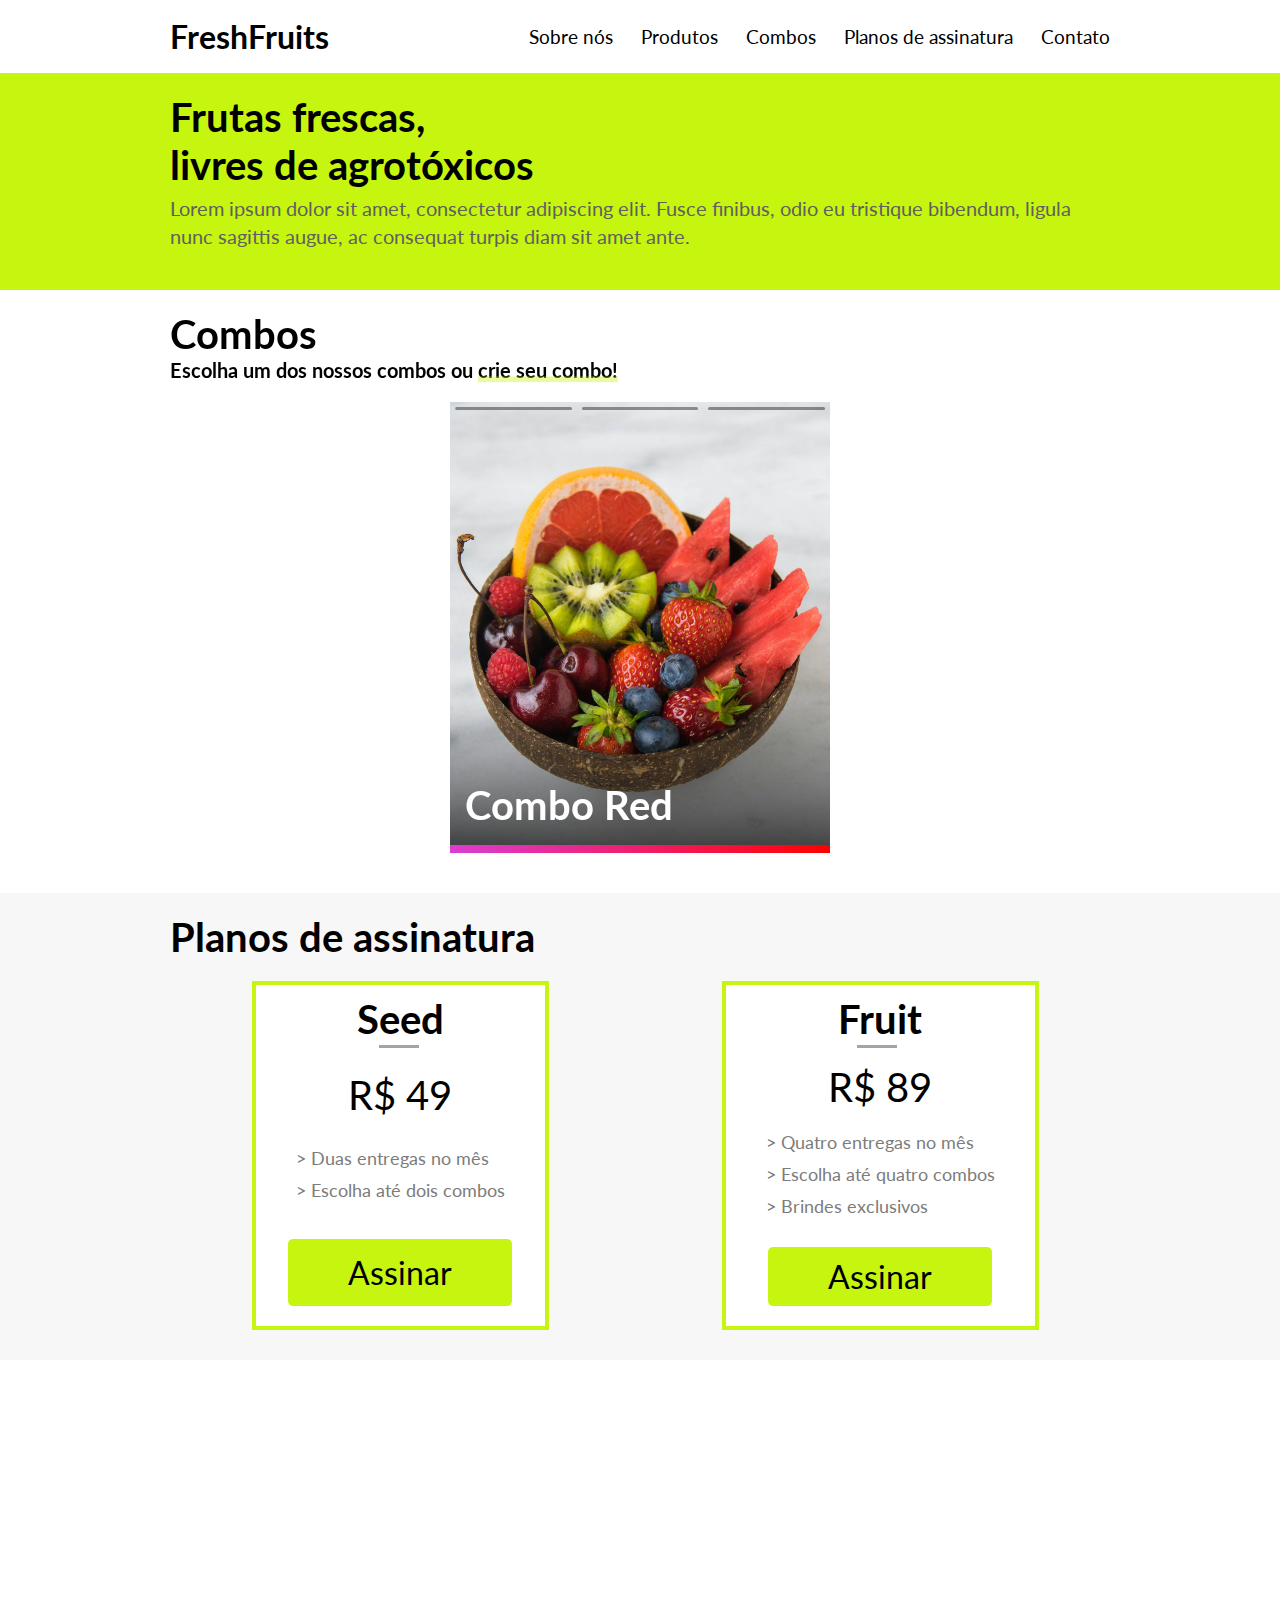
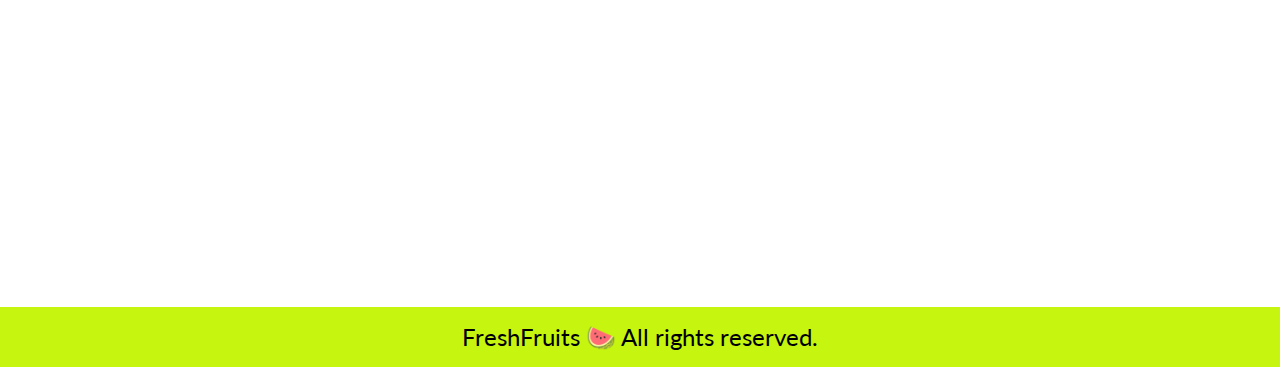
<file: index.html>
<!DOCTYPE html>
<html lang="pt-br">

<head>
  <title>FreshFruits</title>
  <meta charset="UTF-8">
  <meta name="viewport" content="width=device-width, initial-scale=1.0, shrink-to-fit=no">
  <link rel="preconnect" href="https://fonts.googleapis.com">
  <link rel="preconnect" href="https://fonts.gstatic.com" crossorigin>
  <link href="https://fonts.googleapis.com/css2?family=Lato:wght@300;400;700&display=swap" rel="stylesheet">
  <link rel="stylesheet" href="css/reset.css">
  <link rel="stylesheet" href="css/style.css">
</head>

<body>
  <header class="menu-bg">
    <div class="menu container">
      <div class="menu-logo">
        <a href="index.html">FreshFruits</a>
      </div>
      <nav class="menu-nav">
        <button aria-label="Abrir menu" id="btn-mobile" aria-haspopup="true" aria-controls="menu" aria-expanded="false">
          <span id="hamburguer"></span>
        </button>
        <ul id="nav-list" role="menu">
          <li><a href="#sobre">Sobre nós</a></li>
          <li><a href="produtos.html">Produtos</a></li>
          <li><a href="#combos">Combos</a></li>
          <li><a href="#assinaturas">Planos de assinatura</a></li>
          <li><a href="#contato">Contato</a></li>
        </ul>
      </nav>
    </div>
  </header>

  <main>
    <section class="sobre-bg" data-anime>
      <div class="sobre container" id="sobre">
        <div class="sobre-info">
          <h1>Frutas frescas,<br /> livres de agrotóxicos</h1>
          <p>
            Lorem ipsum dolor sit amet, consectetur adipiscing elit. Fusce finibus, odio eu tristique bibendum, ligula nunc sagittis augue, ac consequat turpis diam sit amet ante.
          </p>
        </div>
      </div>
    </section>

    <section class="combos container" id="combos" data-anime>
      <h1>Combos</h1>
      <p>Escolha um dos nossos combos ou <button class="btn-combo">crie seu combo!</button></p>
      <div data-slide="slide" class="slide">
        <div class="slide-items">
          <div class="combos-item red">
            <img src="img/combo1.jpg" alt="Img 1">
            <h2>Combo Red</h2>
          </div>

          <div class="combos-item orange">
            <img src="img/combo2.jpg" alt="Img 2">
            <h2>Combo Orange</h2>
          </div>

          <div class="combos-item purple">
            <img src="img/combo3.jpg" alt="Img 3">
            <h2>Combo Purple</h2>
          </div>
        </div>
        <nav class="slide-nav">
          <div class="slide-position"></div>
          <button class="slide-prev">Anterior</button>
          <button class="slide-next">Próximo</button>
        </nav>
      </div>
    </section>

    <section class="assinaturas" id="assinaturas" data-anime>
      <div class="container">
        <h1>Planos de assinatura</h1>
        <div class="assinaturas-container">
          <div class="assinatura-valor">
            <h2>Seed</h2>
            <span>R$ 49</span>
            <ul>
              <li>> Duas entregas no mês</li>
              <li>> Escolha até dois combos</li>
            </ul>
            <button>Assinar</button>
          </div>

          <div class="assinatura-valor">
            <h2>Fruit</h2>
            <span>R$ 89</span>
            <ul>
              <li>> Quatro entregas no mês</li>
              <li>> Escolha até quatro combos</li>
              <li>> Brindes exclusivos</li>
            </ul>
            <button>Assinar</button>
          </div>
        </div>
      </div>
    </section>

    <section class="contato container" id="contato" data-anime>
      <div>
        <h1>Dúvidas?</h1>
        <span>Entre em contato</span>
      </div>
      <form class="contato-form">
        <input type="text" placeholder="Seu nome">
        <input type="email" placeholder="Seu e-mail">
        <textarea placeholder="Escreva aqui..." cols="30" rows="5"></textarea>
        <button>Enviar</button>
      </form>
    </section>
  </main>
  <footer class="footer">
    <p>FreshFruits 🍉 All rights reserved.</p>
  </footer>

  </div>

  <script type="module" src="js/script.js"></script>
</body>

</html>
</file>
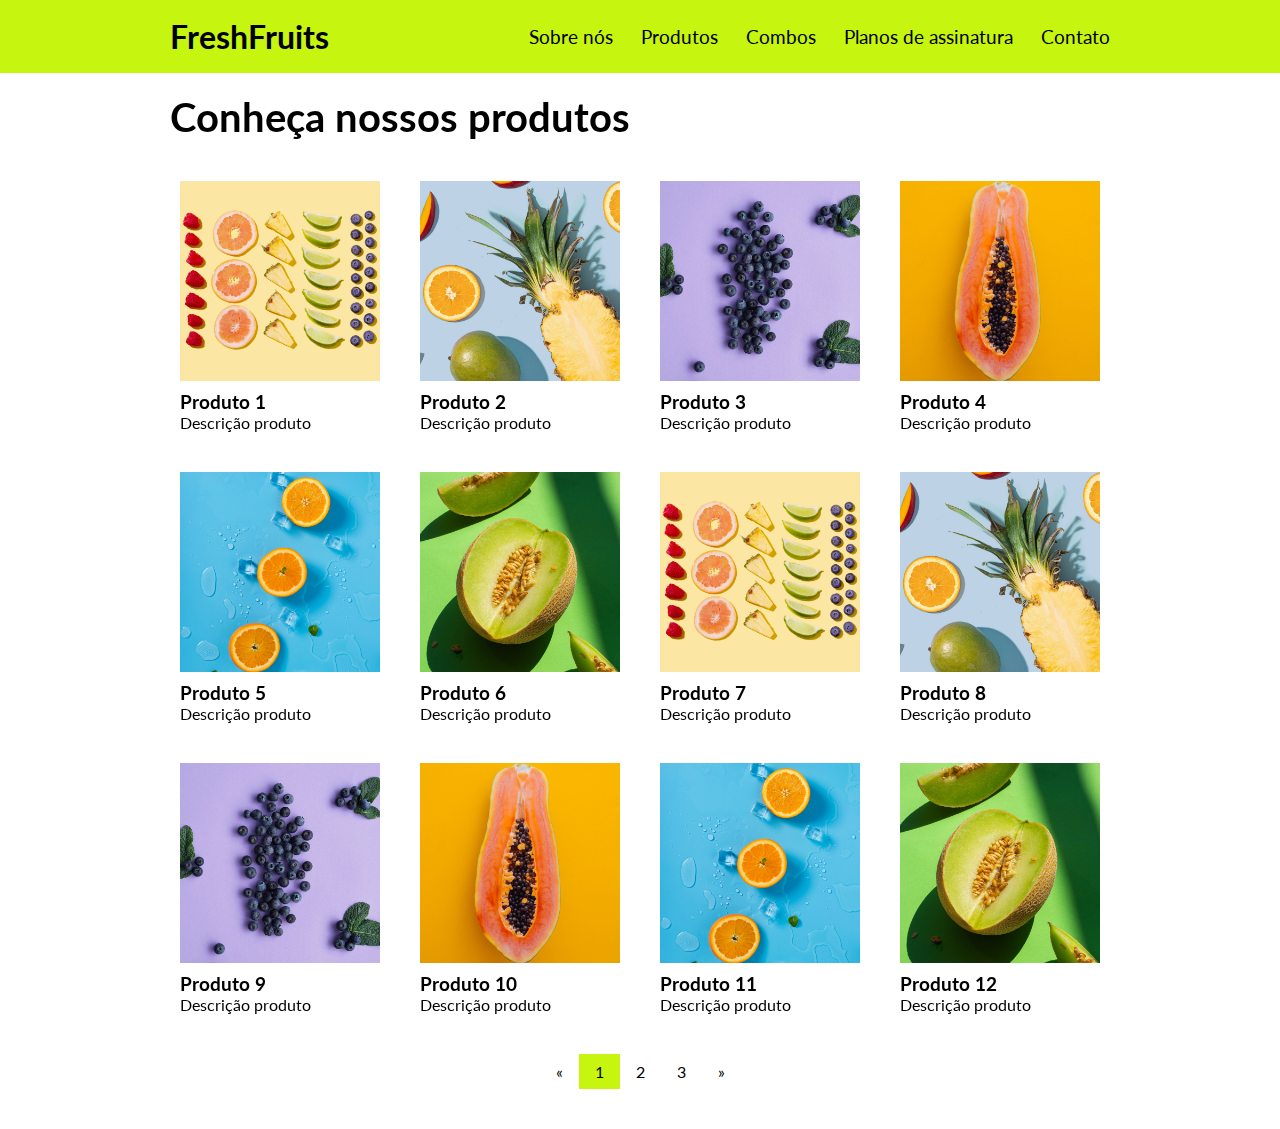
<file: produtos.html>
<html lang="pt-br">

<head>
  <title>FreshFruits - Produtos</title>
  <meta charset="UTF-8">
  <meta name="viewport" content="width=device-width, initial-scale=1.0, shrink-to-fit=no">
  <link rel="preconnect" href="https://fonts.googleapis.com">
  <link rel="preconnect" href="https://fonts.gstatic.com" crossorigin>
  <link href="https://fonts.googleapis.com/css2?family=Lato:wght@300;400;700&display=swap" rel="stylesheet">
  <link rel="stylesheet" href="css/reset.css">
  <link rel="stylesheet" href="css/style.css">
  <link rel="stylesheet" href="css/produtos.css">
</head>

<body>
  <header class="menu-bg">
    <div class="menu container">
      <div class="menu-logo">
        <a href="index.html">FreshFruits</a>
      </div>
      <nav class="menu-nav">
        <button aria-label="Abrir menu" id="btn-mobile" aria-haspopup="true" aria-controls="menu" aria-expanded="false">
          <span id="hamburguer"></span>
        </button>
        <ul id="nav-list" role="menu">
          <li><a href="index.html#sobre">Sobre nós</a></li>
          <li><a href="produtos.html">Produtos</a></li>
          <li><a href="index.html#combos">Combos</a></li>
          <li><a href="index.html#assinaturas">Planos de assinatura</a></li>
          <li><a href="index.html#contato">Contato</a></li>
        </ul>
      </nav>
    </div>
  </header>

  <main class="container">
    <section class="produtos" data-anime="">
      <h1 data-anime>Conheça nossos produtos</h1>

      <div class="produto-item">
        <a href="#">
          <img src="img/produto1.jpg" alt="">
          <h3>Produto 1</h3>
          <span>Descrição produto</span>
        </a>
      </div>

      <div class="produto-item">
        <a href="#">
          <img src="img/produto2.jpg" alt="">
          <h3>Produto 2</h3>
          <span>Descrição produto</span>
        </a>
      </div>

      <div class="produto-item">
        <a href="#">
          <img src="img/produto3.jpg" alt="">
          <h3>Produto 3</h3>
          <span>Descrição produto</span>
        </a>
      </div>

      <div class="produto-item">
        <a href="#">
          <img src="img/produto4.jpg" alt="">
          <h3>Produto 4</h3>
          <span>Descrição produto</span>
        </a>
      </div>

      <div class="produto-item">
        <a href="#">
          <img src="img/produto5.jpg" alt="">
          <h3>Produto 5</h3>
          <span>Descrição produto</span>
        </a>
      </div>

      <div class="produto-item">
        <a href="#">
          <img src="img/produto6.jpg" alt="">
          <h3>Produto 6</h3>
          <span>Descrição produto</span>
        </a>
      </div>

      <div class="produto-item">
        <a href="#">
          <img src="img/produto1.jpg" alt="">
          <h3>Produto 7</h3>
          <span>Descrição produto</span>
        </a>
      </div>

      <div class="produto-item">
        <a href="#">
          <img src="img/produto2.jpg" alt="">
          <h3>Produto 8</h3>
          <span>Descrição produto</span>
        </a>
      </div>

      <div class="produto-item">
        <a href="#">
          <img src="img/produto3.jpg" alt="">
          <h3>Produto 9</h3>
          <span>Descrição produto</span>
        </a>
      </div>

      <div class="produto-item">
        <a href="#">
          <img src="img/produto4.jpg" alt="">
          <h3>Produto 10</h3>
          <span>Descrição produto</span>
        </a>
      </div>

      <div class="produto-item">
        <a href="#">
          <img src="img/produto5.jpg" alt="">
          <h3>Produto 11</h3>
          <span>Descrição produto</span>
        </a>
      </div>

      <div class="produto-item">
        <a href="#">
          <img src="img/produto6.jpg" alt="">
          <h3>Produto 12</h3>
          <span>Descrição produto</span>
        </a>
      </div>

    </section>

    <div class="paginacao">
      <a href="#">«</a>
      <a class="selected" href="#">1</a>
      <a href="#">2</a>
      <a href="#">3</a>
      <a href="#">»</a>
    </div>
  </main>

  <script type="module" src="js/script.js"></script>
</body>

</html>
</file>
<file: css/style.css>
/* Estilos gerais */
html {
  scroll-behavior: smooth;
}

.container {
  max-width: 960px;
  margin: 0 auto;
}

h1 {
  font-size: 2.5rem;
  margin: 0 10px;
}

/* Header Menu */
.menu-bg {
  background-color: #fff;
}

.menu {
  padding: 15px 0;
  display: flex;
  justify-content: space-between;
  align-items: center;
}

.menu-logo a {
  font-size: 2rem;
  font-weight: bold;
  margin-left: 10px;
}

.menu-nav a {
  font-size: 1.25em;
  display: block;
  padding: 10px;
  transition: 0.4s;
}

.menu-nav a:hover {
  background-color: #f6f6f6;
}

/* Sobre */
.sobre-bg {
  background-color: #c6f50f;
}

.sobre {
  padding: 20px 0;
}

.sobre-info {
  margin: 0 10px;
}

.sobre-info h1 {
  font-size: 2.5rem;
  margin: 0 0 5px;
}

.sobre-info p {
  font-size: 1.25rem;
  line-height: 1.4;
  margin-bottom: 1em;
  color: #606060;
}

/* Combos */
.combos {
  padding: 20px 0;
}

.combos p {
  font-weight: bold;
  margin: 0 10px 20px;
}

.btn-combo {
  position: relative;
}

.btn-combo::before {
  content: "";
  position: absolute;
  left: -0.1px;
  right: -0.1px;
  bottom: 0;
  height: 80%;
  transform: scaleY(0.3);
  transition: transform 0.6s cubic-bezier(0.53, 0.21, 0, 1);
  transform-origin: bottom;
  background-color: #c6f50f;
  opacity: 0.4;
}

.btn-combo:hover::before {
  transform: scaleY(1);
}

.combos-item {
  margin: 0;
  position: relative;
}

.combos-item h2 {
  font-size: 2.5rem;
  color: #fff;
  padding: 15px;
  position: absolute;
  bottom: 1px;
  z-index: 1;
}

.combos-item::after {
  display: block;
  position: relative;
  background-image: linear-gradient(to top, rgba(0, 0, 0, 0.7), transparent);
  margin-top: -150px;
  height: 150px;
  width: 100%;
  content: "";
}

.red {
  border-bottom: 8px solid #c6f50f;
  border-image: linear-gradient(820deg, #d54aff, #ff0000) 1;
}

.orange {
  border-bottom: 8px solid #c6f50f;
  border-image: linear-gradient(70deg, #ff0000, #ffd500) 1;
}

.purple {
  border-bottom: 8px solid #c6f50f;
  border-image: linear-gradient(110deg, #6200ff, #e32be3) 1;
}

/* Slide Stories */
.slide {
  max-width: 380px;
  margin: 20px auto;
  display: grid;
}

.slide-items {
  position: relative;
  grid-area: 1/1;
  overflow: hidden;
}

.slide-nav {
  grid-area: 1/1;
  z-index: 1;
  display: grid;
  grid-template-columns: 1fr 1fr;
  grid-template-rows: auto 1fr;
}

.slide-nav button {
  -webkit-appearance: none;
  -webkit-tap-highlight-color: rgba(0, 0, 0, 0);
  opacity: 0;
}

.slide-items > * {
  position: absolute;
  top: 0px;
  opacity: 0;
  pointer-events: none;
}

.slide-items > .active {
  position: relative;
  opacity: 1;
  pointer-events: initial;
}

.slide-position {
  display: flex;
  grid-column: 1 / 3;
}

.slide-position > span {
  flex: 1;
  display: block;
  height: 3px;
  background: rgba(0, 0, 0, 0.4);
  margin: 5px;
  border-radius: 3px;
  overflow: hidden;
}

.slide-position > span.active::after {
  content: "";
  display: block;
  height: inherit;
  background: rgba(255, 255, 255, 0.9);
  border-radius: 3px;
  transform: translateX(-100%);
  animation: position 5s forwards linear;
}

@keyframes position {
  to {
    transform: initial;
  }
}

/* Assinaturas */
.assinaturas {
  background-color: #f7f7f7;
  padding: 20px 0;
}

.assinaturas-container {
  display: grid;
  justify-content: center;
  margin-top: 10px;
}

.assinatura-valor {
  background-color: #fff;
  padding: 10px;
  margin: 10px 10px;
  border: 4px solid #c6f50f;
  max-width: 400px;
  justify-content: center;
}

.assinatura-valor h2 {
  font-size: 2.5rem;
  text-align: center;
}

.assinatura-valor h2::after {
  content: "";
  position: absolute;
  width: 40px;
  margin: 50px 0 0 -65px;
  border-top: 3px solid #a4a4a4;
}

.assinatura-valor span {
  margin: 20px auto;
  display: block;
  text-align: center;
  font-size: 2.5rem;
}

.assinatura-valor ul {
  margin: 0 30px;
  font-size: 1.15rem;
  color: #7c7c7c;
}

.assinatura-valor li {
  margin-bottom: 10px;
}

.assinatura-valor button,
.contato-form button {
  margin: 20px auto 10px;
  font-size: 2rem;
  display: block;
  border-radius: 5px;
  padding: 10px 60px;
  background: #c6f50f;
  transition: 0.2s;
}

.assinatura-valor button:hover,
.contato-form button:hover {
  transform: scale(1.05);
}

/* Contato */
.contato {
  padding: 20px 0;
}

.contato span {
  font-size: 2rem;
  margin: 0 10px;
}

.contato-form {
  display: grid;
  justify-content: center;
  margin-top: 20px;
}

.contato-form input,
textarea {
  font-size: 1rem;
  border: 3px solid #c6f50f;
  padding: 10px;
  margin: 5px;
  outline: none;
  resize: none;
}

/* Footer */
.footer {
  display: grid;
  align-items: center;
  justify-content: center;
  background: #c6f50f;
  height: 60px;
}

.footer p {
  text-align: center;
  font-size: 1.25rem;
}

/* Responsividade */
/* Menu hamburguer */
#btn-mobile {
  display: none;
}

@media (max-width: 1000px) {
  #btn-mobile {
    display: block;
  }

  .menu-nav ul {
    display: block;
    position: absolute;
    width: 100%;
    top: 68px;
    right: 0px;
    background-color: #fff;
    z-index: 10;
    transition: 0.5s;
    height: 0;
    visibility: hidden;
    overflow: hidden;
  }

  #nav-list.active {
    height: fit-content;
    visibility: visible;
    overflow: auto;
  }

  .menu-nav a {
    border-bottom: 1px solid #f7f7f7;
  }

  #btn-mobile {
    display: flex;
    padding: 0.5rem 1rem;
    font-size: 1rem;
  }

  #hamburguer {
    border-top: 2px solid #000;
    width: 20px;
  }

  #hamburguer::after,
  #hamburguer::before {
    content: "";
    display: block;
    width: 20px;
    height: 2px;
    background: currentColor;
    margin-top: 5px;
  }
}

/* Tablets */
@media (min-width: 768px) {
  /* Menu */
  .menu {
    grid-template-columns: 10fr 1fr;
  }

  .menu-logo a {
    font-size: 2rem;
  }

  .menu-nav a {
    font-size: 1.2rem;
  }

  .menu-nav ul {
    top: 68px;
  }

  /* Sobre */
  .sobre-info p {
    margin-right: 20px;
  }

  /* Combos */
  .combos p {
    font-size: 1.25rem;
  }

  .combos-item h2 {
    font-size: 2.5rem;
  }

  .combos-item {
    margin: 0;
  }

  /* Assinaturas */
  .assinaturas-container {
    grid-template-columns: 1fr 1fr;
    justify-items: center;
  }

  .assinatura-valor {
    display: grid;
  }

  /* Contato */
  .contato-form input,
  textarea {
    font-size: 1.5rem;
  }

  /* Footer */
  .footer p {
    font-size: 1.5rem;
  }
}

/* Telas maiores */
@media (min-width: 1000px) {
  /* Menu */
  .menu {
    display: flex;
    flex-wrap: wrap;
    justify-content: space-between;
  }

  .menu-nav a:hover {
    background-color: #c6f50f;
    border-radius: 5px;
  }

  .menu-nav ul {
    display: flex;
    flex-wrap: wrap;
    justify-content: center;
    gap: 0.5rem;
  }
}

/* Animar ao scroll */
[data-anime] {
  opacity: 0;
  transition: 0.3s;
  transform: translate3d(-30px, 0, 0);
}

[data-anime].ativo {
  opacity: 1;
  transform: translate3d(0, 0, 0);
}
</file>
<file: css/produtos.css>
/* Header Menu */
.menu-bg {
  background-color: #c6f50f;
}

.menu-nav a:hover {
  background-color: #fff;
}

/* Produtos */
.produtos {
  padding: 20px 0;
  display: flex;
  flex-direction: column;
}

.produtos h1 {
  font-size: 2.5em;
  margin: 0 10px 20px;
  grid-column: span 2;
}

.produto-item {
  margin: 20px;
}

.produto-item img {
  max-width: 100%;
  transition: 0.3s;
}

.produto-item img:hover {
  transform: scale(1.05);
}

.produto-item h3 {
  margin-top: 10px;
}

/* Paginação */
.paginacao {
  display: flex;
  justify-content: center;
  margin-bottom: 40px;
}

.paginacao a {
  /* color: black; */
  padding: 8px 16px;
  text-decoration: none;
  transition: 0.3s;
}

.selected {
  background-color: #c6f50f;
}

.paginacao a:hover:not(.selected) {
  background-color: #ddd;
}

@media screen and (min-width: 480px) {
  .produtos {
    display: grid;
    grid-template-columns: 1fr 1fr;
  }

  .produtos h1 {
    grid-column: span 2;
  }
}

@media screen and (min-width: 620px) {
  .produtos {
    display: grid;
    grid-template-columns: 1fr 1fr 1fr;
  }

  .produtos h1 {
    grid-column: span 3;
  }
}

@media screen and (min-width: 940px) {
  .produtos {
    display: grid;
    grid-template-columns: 1fr 1fr 1fr 1fr;
  }

  .produtos h1 {
    grid-column: span 4;
  }
}
</file>
